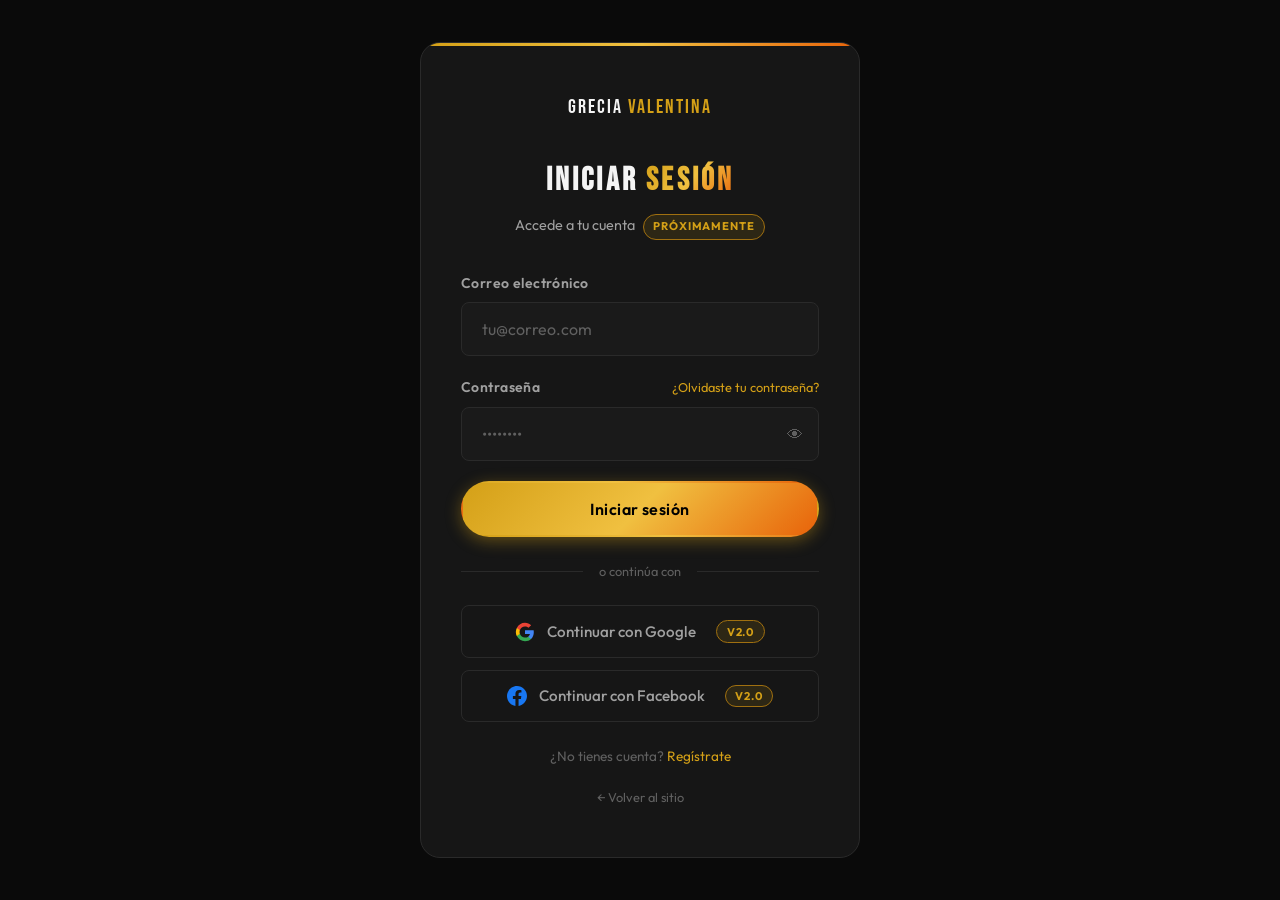
<file: login.html>
<!DOCTYPE html>
<!--
  ╔═══════════════════════════════════════════════════════════╗
  ║  GRECIA VALENTINA — LOGIN (Preparado para implementación futura)
  ║
  ║  Esta página NO tiene enlaces públicos en el sitio.
  ║  Acceso solo por URL directa: /login.html
  ║
  ║  PUNTOS DE INTEGRACIÓN FUTURA:
  ║  1. Reemplazar onSubmit por fetch() a /api/auth/login
  ║  2. Guardar JWT en localStorage/cookie httpOnly
  ║  3. Redirigir a /dashboard.html o /mi-cuenta.html
  ║  4. Descomentar enlace "Mi cuenta" en el navbar (main.js)
  ║  5. Implementar OAuth (Google, Facebook) con botones listos
  ╚═══════════════════════════════════════════════════════════╝
-->
<html lang="es">
<head>
  <meta charset="UTF-8"><meta name="viewport" content="width=device-width, initial-scale=1.0">
  <title>Iniciar sesión | Grecia Valentina</title>
  <meta name="robots" content="noindex, nofollow">
  <link rel="icon" type="image/png" href="assets/img/favicon.png">
  <link rel="stylesheet" href="css/main.css">
  <style>
    body { display: flex; align-items: center; justify-content: center; min-height: 100vh; background: var(--color-bg); padding: 2rem; }
    .login-box {
      width: 100%; max-width: 440px;
      background: var(--color-bg-card);
      border: 1px solid var(--color-border);
      border-radius: var(--radius-xl);
      padding: 3rem 2.5rem;
      position: relative;
      overflow: hidden;
    }
    .login-box::before {
      content: '';
      position: absolute;
      top: 0; left: 0; right: 0;
      height: 3px;
      background: var(--gradient-gold);
    }
    .login-logo {
      text-align: center;
      margin-bottom: 2rem;
    }
    .login-title {
      font-family: var(--font-heading);
      font-size: 2rem;
      letter-spacing: .1em;
      text-align: center;
      margin-bottom: .5rem;
    }
    .login-sub {
      text-align: center;
      color: var(--color-white-muted);
      font-size: .9rem;
      margin-bottom: 2rem;
    }
    .divider {
      display: flex;
      align-items: center;
      gap: 1rem;
      margin: 1.5rem 0;
      color: var(--color-white-dim);
      font-size: .8rem;
    }
    .divider::before, .divider::after {
      content: '';
      flex: 1;
      height: 1px;
      background: var(--color-border);
    }
    /* Botón OAuth placeholder */
    .oauth-btn {
      width: 100%;
      display: flex;
      align-items: center;
      justify-content: center;
      gap: .75rem;
      padding: .875rem;
      border: 1px solid var(--color-border);
      border-radius: var(--radius-md);
      font-size: .95rem;
      font-weight: 500;
      color: var(--color-white-muted);
      transition: all var(--transition-fast);
      margin-bottom: .75rem;
      background: transparent;
      cursor: pointer;
    }
    .oauth-btn:hover {
      border-color: var(--color-gold);
      color: var(--color-white);
    }
    .future-badge {
      display: inline-block;
      background: rgba(212,160,23,0.12);
      border: 1px solid var(--color-gold-dark);
      color: var(--color-gold);
      font-size: .7rem;
      font-weight: 700;
      letter-spacing: .08em;
      text-transform: uppercase;
      padding: .2rem .6rem;
      border-radius: var(--radius-full);
      margin-left: .5rem;
    }
  </style>
</head>
<body>

<div class="login-box">
  <div class="login-logo">
    <a href="index.html" style="font-family:var(--font-heading);font-size:1.25rem;letter-spacing:.1em;color:var(--color-white);">
      GRECIA <span style="color:var(--color-gold)">VALENTINA</span>
    </a>
  </div>

  <h1 class="login-title">INICIAR <span class="text-gradient">SESIÓN</span></h1>
  <p class="login-sub">Accede a tu cuenta<span class="future-badge">próximamente</span></p>

  <!-- FORMULARIO LOGIN -->
  <form id="loginForm" style="display:flex;flex-direction:column;gap:1.25rem;" novalidate>
    <div class="form-group">
      <label class="form-label" for="loginEmail">Correo electrónico</label>
      <input class="form-input" type="email" id="loginEmail" placeholder="tu@correo.com" autocomplete="email">
    </div>
    <div class="form-group">
      <div style="display:flex;justify-content:space-between;align-items:center;">
        <label class="form-label" for="loginPassword">Contraseña</label>
        <a href="#" style="font-size:.8rem;color:var(--color-gold);" tabindex="-1">¿Olvidaste tu contraseña?</a>
      </div>
      <div style="position:relative;">
        <input class="form-input" type="password" id="loginPassword" placeholder="••••••••" autocomplete="current-password">
        <button type="button" id="togglePass"
          style="position:absolute;right:1rem;top:50%;transform:translateY(-50%);color:var(--color-white-dim);font-size:1rem;">👁</button>
      </div>
    </div>

    <button type="submit" class="btn btn-primary" style="width:100%;justify-content:center;padding:1rem;font-size:1rem;">
      Iniciar sesión
    </button>
  </form>

  <div class="divider">o continúa con</div>

  <!-- OAuth (preparado) -->
  <!-- TODO: Implementar OAuth en fase 2 -->
  <button class="oauth-btn" type="button" title="OAuth Google — pendiente de implementación" disabled>
    <svg width="20" height="20" viewBox="0 0 24 24"><path fill="#4285F4" d="M22.56 12.25c0-.78-.07-1.53-.2-2.25H12v4.26h5.92c-.26 1.37-1.04 2.53-2.21 3.31v2.77h3.57c2.08-1.92 3.28-4.74 3.28-8.09z"/><path fill="#34A853" d="M12 23c2.97 0 5.46-.98 7.28-2.66l-3.57-2.77c-.98.66-2.23 1.06-3.71 1.06-2.86 0-5.29-1.93-6.16-4.53H2.18v2.84C3.99 20.53 7.7 23 12 23z"/><path fill="#FBBC05" d="M5.84 14.09c-.22-.66-.35-1.36-.35-2.09s.13-1.43.35-2.09V7.07H2.18C1.43 8.55 1 10.22 1 12s.43 3.45 1.18 4.93l2.85-2.22.81-.62z"/><path fill="#EA4335" d="M12 5.38c1.62 0 3.06.56 4.21 1.64l3.15-3.15C17.45 2.09 14.97 1 12 1 7.7 1 3.99 3.47 2.18 7.07l3.66 2.84c.87-2.6 3.3-4.53 6.16-4.53z"/></svg>
    Continuar con Google <span class="future-badge">v2.0</span>
  </button>
  <button class="oauth-btn" type="button" title="OAuth Facebook — pendiente de implementación" disabled>
    <svg width="20" height="20" viewBox="0 0 24 24" fill="#1877F2"><path d="M24 12.073c0-6.627-5.373-12-12-12s-12 5.373-12 12c0 5.99 4.388 10.954 10.125 11.854v-8.385H7.078v-3.47h3.047V9.43c0-3.007 1.792-4.669 4.533-4.669 1.312 0 2.686.235 2.686.235v2.953H15.83c-1.491 0-1.956.925-1.956 1.874v2.25h3.328l-.532 3.47h-2.796v8.385C19.612 23.027 24 18.062 24 12.073z"/></svg>
    Continuar con Facebook <span class="future-badge">v2.0</span>
  </button>

  <p style="text-align:center;font-size:.85rem;color:var(--color-white-dim);margin-top:1.5rem;">
    ¿No tienes cuenta? <a href="#" style="color:var(--color-gold);">Regístrate</a>
  </p>
  <div style="text-align:center;margin-top:1rem;">
    <a href="index.html" style="font-size:.8rem;color:var(--color-white-dim);">← Volver al sitio</a>
  </div>
</div>

<script src="js/config.js"></script>
<script>
// ── TOGGLE PASSWORD ─────────────────────────────────────────
document.getElementById('togglePass').addEventListener('click', () => {
  const inp = document.getElementById('loginPassword');
  inp.type = inp.type === 'password' ? 'text' : 'password';
});

// ── LOGIN SUBMIT (PLACEHOLDER — integrar con /api/auth/login en v2) ──
document.getElementById('loginForm').addEventListener('submit', async (e) => {
  e.preventDefault();
  const email    = document.getElementById('loginEmail').value.trim();
  const password = document.getElementById('loginPassword').value;

  if (!email || !password) {
    alert('Por favor completa todos los campos.');
    return;
  }

  // TODO: Reemplazar con fetch a /api/auth/login
  // const res = await fetch('/api/auth/login', {
  //   method: 'POST',
  //   headers: { 'Content-Type': 'application/json' },
  //   body: JSON.stringify({ email, password })
  // });
  // const data = await res.json();
  // if (data.token) {
  //   localStorage.setItem('gv_token', data.token);
  //   window.location.href = '/mi-cuenta.html';
  // }

  alert('⚠️ El sistema de login estará disponible próximamente.\n\nEsta página está preparada para integración futura.');
});
</script>
</body>
</html>
</file>
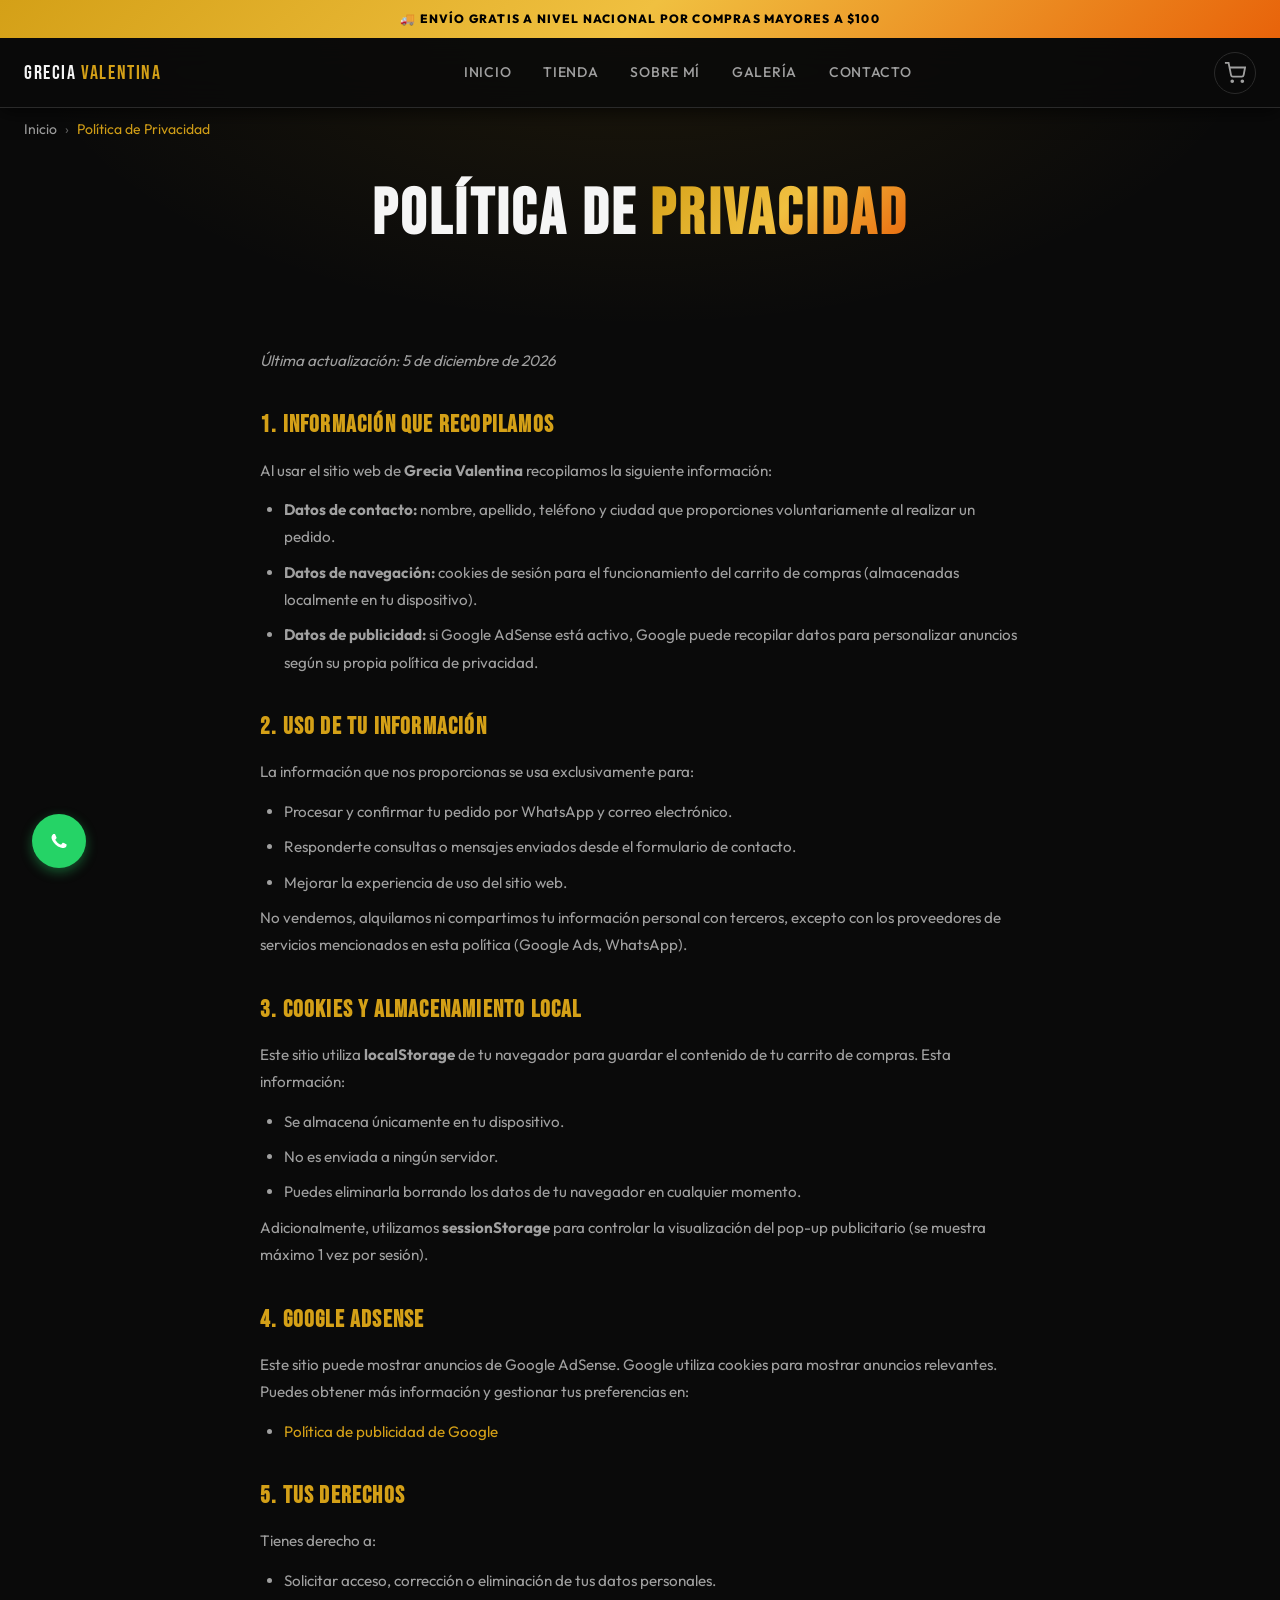
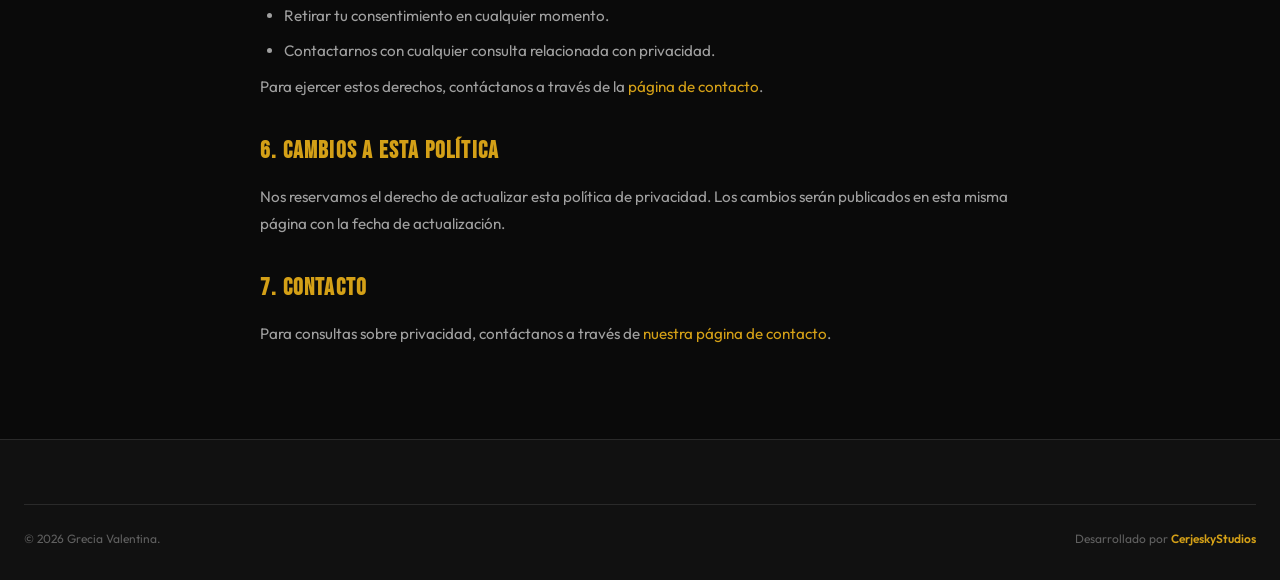
<file: privacidad.html>
<!DOCTYPE html>
<html lang="es">
<head>
  <meta charset="UTF-8"><meta name="viewport" content="width=device-width, initial-scale=1.0">
  <title>Política de Privacidad | Grecia Valentina</title>
  <meta name="description" content="Política de privacidad del sitio web de Grecia Valentina.">
  <link rel="icon" type="image/png" href="assets/img/favicon.png">
  <link rel="stylesheet" href="css/main.css">
  <style>
    .legal-content { max-width: 760px; margin: 0 auto; }
    .legal-content h2 { font-family: var(--font-heading); font-size: 1.5rem; letter-spacing: .05em; color: var(--color-gold); margin: 2rem 0 .75rem; }
    .legal-content h3 { font-size: 1rem; font-weight: 700; margin: 1.5rem 0 .5rem; }
    .legal-content p, .legal-content li { color: var(--color-white-muted); line-height: 1.8; font-size: .95rem; margin-bottom: .75rem; }
    .legal-content ul { padding-left: 1.5rem; list-style: disc; }
    .legal-content ul li { margin-bottom: .5rem; }
  </style>
</head>
<body>
<header class="navbar" id="navbar">
  <div class="container">
    <a href="index.html" class="navbar-logo">
      <span class="navbar-logo-text">GRECIA <span>VALENTINA</span></span>
    </a>
    <nav class="nav-links">
      <a href="index.html">Inicio</a><a href="tienda.html">Tienda</a>
      <a href="nosotros.html">Sobre mí</a><a href="galeria.html">Galería</a><a href="contacto.html">Contacto</a>
    </nav>
    <div class="navbar-actions">
      <a href="carrito.html" class="cart-btn" aria-label="Carrito">
        <svg viewBox="0 0 24 24" fill="none" stroke="currentColor" stroke-width="2"><circle cx="9" cy="21" r="1"/><circle cx="20" cy="21" r="1"/><path d="M1 1h4l2.68 13.39a2 2 0 0 0 2 1.61h9.72a2 2 0 0 0 2-1.61L23 6H6"/></svg>
        <span class="cart-badge" id="cartBadge">0</span>
      </a>
      <button class="hamburger" id="hamburger" aria-label="Menú" aria-expanded="false"><span></span><span></span><span></span></button>
    </div>
  </div>
</header>
<nav class="nav-mobile" id="navMobile">
  <a href="index.html">Inicio</a><a href="tienda.html">Tienda</a>
  <a href="nosotros.html">Sobre mí</a><a href="galeria.html">Galería</a><a href="contacto.html">Contacto</a>
</nav>

<div class="page-hero">
  <div class="container">
    <div class="breadcrumb"><a href="index.html">Inicio</a> › <span>Política de Privacidad</span></div>
    <h1 class="page-hero-title fade-in" style="font-size:clamp(2rem,5vw,4rem);">POLÍTICA DE <span class="text-gradient">PRIVACIDAD</span></h1>
  </div>
</div>

<main class="section" style="padding-top:1rem;">
  <div class="container">
    <div class="legal-content fade-in">
      <p><em>Última actualización: <span id="lastUpdate"></span></em></p>

      <h2>1. INFORMACIÓN QUE RECOPILAMOS</h2>
      <p>Al usar el sitio web de <strong>Grecia Valentina</strong> recopilamos la siguiente información:</p>
      <ul>
        <li><strong>Datos de contacto:</strong> nombre, apellido, teléfono y ciudad que proporciones voluntariamente al realizar un pedido.</li>
        <li><strong>Datos de navegación:</strong> cookies de sesión para el funcionamiento del carrito de compras (almacenadas localmente en tu dispositivo).</li>
        <li><strong>Datos de publicidad:</strong> si Google AdSense está activo, Google puede recopilar datos para personalizar anuncios según su propia política de privacidad.</li>
      </ul>

      <h2>2. USO DE TU INFORMACIÓN</h2>
      <p>La información que nos proporcionas se usa exclusivamente para:</p>
      <ul>
        <li>Procesar y confirmar tu pedido por WhatsApp y correo electrónico.</li>
        <li>Responderte consultas o mensajes enviados desde el formulario de contacto.</li>
        <li>Mejorar la experiencia de uso del sitio web.</li>
      </ul>
      <p>No vendemos, alquilamos ni compartimos tu información personal con terceros, excepto con los proveedores de servicios mencionados en esta política (Google Ads, WhatsApp).</p>

      <h2>3. COOKIES Y ALMACENAMIENTO LOCAL</h2>
      <p>Este sitio utiliza <strong>localStorage</strong> de tu navegador para guardar el contenido de tu carrito de compras. Esta información:</p>
      <ul>
        <li>Se almacena únicamente en tu dispositivo.</li>
        <li>No es enviada a ningún servidor.</li>
        <li>Puedes eliminarla borrando los datos de tu navegador en cualquier momento.</li>
      </ul>
      <p>Adicionalmente, utilizamos <strong>sessionStorage</strong> para controlar la visualización del pop-up publicitario (se muestra máximo 1 vez por sesión).</p>

      <h2>4. GOOGLE ADSENSE</h2>
      <p>Este sitio puede mostrar anuncios de Google AdSense. Google utiliza cookies para mostrar anuncios relevantes. Puedes obtener más información y gestionar tus preferencias en:</p>
      <ul>
        <li><a href="https://policies.google.com/technologies/ads" target="_blank" rel="noopener" style="color:var(--color-gold);">Política de publicidad de Google</a></li>
      </ul>

      <h2>5. TUS DERECHOS</h2>
      <p>Tienes derecho a:</p>
      <ul>
        <li>Solicitar acceso, corrección o eliminación de tus datos personales.</li>
        <li>Retirar tu consentimiento en cualquier momento.</li>
        <li>Contactarnos con cualquier consulta relacionada con privacidad.</li>
      </ul>
      <p>Para ejercer estos derechos, contáctanos a través de la <a href="contacto.html" style="color:var(--color-gold);">página de contacto</a>.</p>

      <h2>6. CAMBIOS A ESTA POLÍTICA</h2>
      <p>Nos reservamos el derecho de actualizar esta política de privacidad. Los cambios serán publicados en esta misma página con la fecha de actualización.</p>

      <h2>7. CONTACTO</h2>
      <p>Para consultas sobre privacidad, contáctanos a través de <a href="contacto.html" style="color:var(--color-gold);">nuestra página de contacto</a>.</p>

    </div>
  </div>
</main>

<footer class="footer">
  <div class="container">
    <div class="footer-bottom">
      <p class="footer-copy">© <span id="footerYear"></span> Grecia Valentina.</p>
      <p class="footer-dev">Desarrollado por <a href="estudio.html">CerjeskyStudios</a></p>
    </div>
  </div>
</footer>

<script src="js/config.js"></script>
<script src="js/cart.js"></script>
<script src="js/main.js"></script>
<script>
document.getElementById('lastUpdate').textContent = new Date().toLocaleDateString('es-VE',{year:'numeric',month:'long',day:'numeric'});
</script>
</body>
</html>
</file>
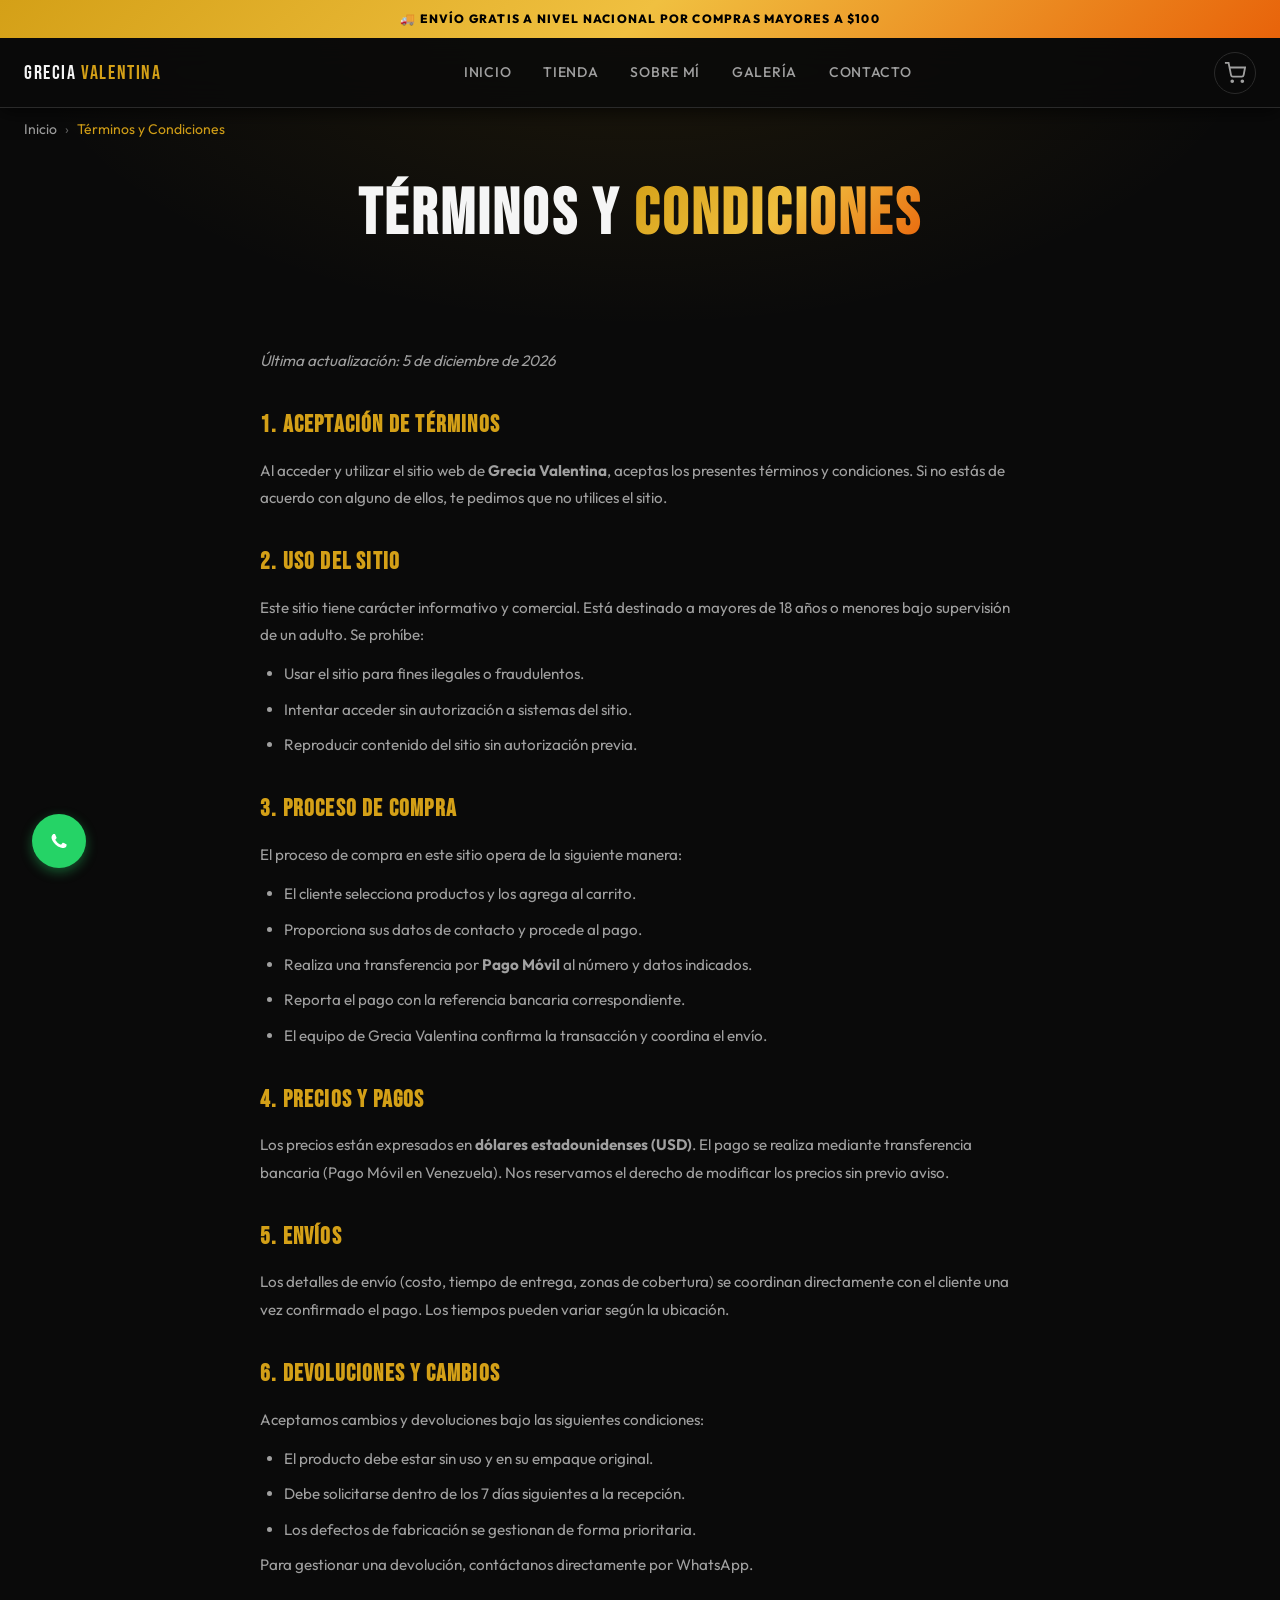
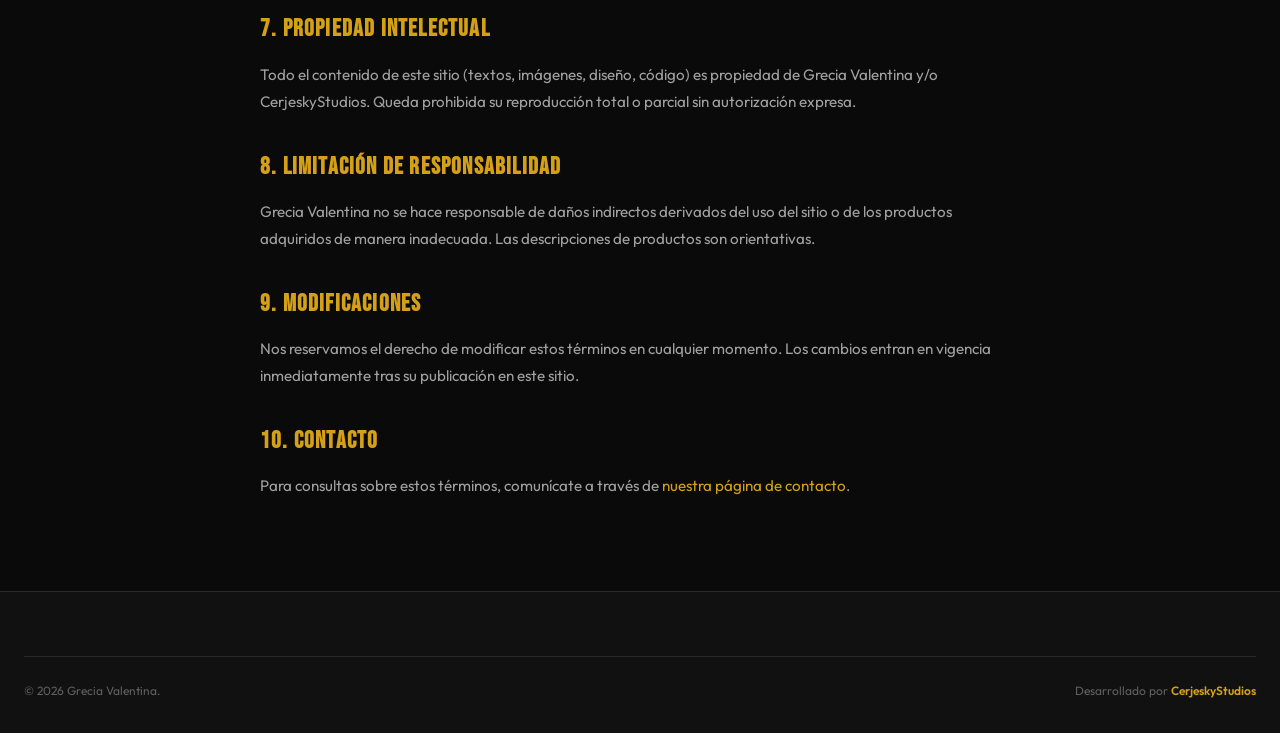
<file: terminos.html>
<!DOCTYPE html>
<html lang="es">
<head>
  <meta charset="UTF-8"><meta name="viewport" content="width=device-width, initial-scale=1.0">
  <title>Términos y Condiciones | Grecia Valentina</title>
  <meta name="description" content="Términos y condiciones del sitio web de Grecia Valentina.">
  <link rel="icon" type="image/png" href="assets/img/favicon.png">
  <link rel="stylesheet" href="css/main.css">
  <style>
    .legal-content{max-width:760px;margin:0 auto;}
    .legal-content h2{font-family:var(--font-heading);font-size:1.5rem;letter-spacing:.05em;color:var(--color-gold);margin:2rem 0 .75rem;}
    .legal-content p,.legal-content li{color:var(--color-white-muted);line-height:1.8;font-size:.95rem;margin-bottom:.75rem;}
    .legal-content ul{padding-left:1.5rem;list-style:disc;}
    .legal-content ul li{margin-bottom:.5rem;}
  </style>
</head>
<body>
<header class="navbar" id="navbar">
  <div class="container">
    <a href="index.html" class="navbar-logo"><span class="navbar-logo-text">GRECIA <span>VALENTINA</span></span></a>
    <nav class="nav-links">
      <a href="index.html">Inicio</a><a href="tienda.html">Tienda</a>
      <a href="nosotros.html">Sobre mí</a><a href="galeria.html">Galería</a><a href="contacto.html">Contacto</a>
    </nav>
    <div class="navbar-actions">
      <a href="carrito.html" class="cart-btn" aria-label="Carrito">
        <svg viewBox="0 0 24 24" fill="none" stroke="currentColor" stroke-width="2"><circle cx="9" cy="21" r="1"/><circle cx="20" cy="21" r="1"/><path d="M1 1h4l2.68 13.39a2 2 0 0 0 2 1.61h9.72a2 2 0 0 0 2-1.61L23 6H6"/></svg>
        <span class="cart-badge" id="cartBadge">0</span>
      </a>
      <button class="hamburger" id="hamburger" aria-label="Menú" aria-expanded="false"><span></span><span></span><span></span></button>
    </div>
  </div>
</header>
<nav class="nav-mobile" id="navMobile">
  <a href="index.html">Inicio</a><a href="tienda.html">Tienda</a>
  <a href="nosotros.html">Sobre mí</a><a href="galeria.html">Galería</a><a href="contacto.html">Contacto</a>
</nav>

<div class="page-hero">
  <div class="container">
    <div class="breadcrumb"><a href="index.html">Inicio</a> › <span>Términos y Condiciones</span></div>
    <h1 class="page-hero-title fade-in" style="font-size:clamp(2rem,5vw,4rem);">TÉRMINOS Y <span class="text-gradient">CONDICIONES</span></h1>
  </div>
</div>

<main class="section" style="padding-top:1rem;">
  <div class="container">
    <div class="legal-content fade-in">
      <p><em>Última actualización: <span id="lastUpdate"></span></em></p>

      <h2>1. ACEPTACIÓN DE TÉRMINOS</h2>
      <p>Al acceder y utilizar el sitio web de <strong>Grecia Valentina</strong>, aceptas los presentes términos y condiciones. Si no estás de acuerdo con alguno de ellos, te pedimos que no utilices el sitio.</p>

      <h2>2. USO DEL SITIO</h2>
      <p>Este sitio tiene carácter informativo y comercial. Está destinado a mayores de 18 años o menores bajo supervisión de un adulto. Se prohíbe:</p>
      <ul>
        <li>Usar el sitio para fines ilegales o fraudulentos.</li>
        <li>Intentar acceder sin autorización a sistemas del sitio.</li>
        <li>Reproducir contenido del sitio sin autorización previa.</li>
      </ul>

      <h2>3. PROCESO DE COMPRA</h2>
      <p>El proceso de compra en este sitio opera de la siguiente manera:</p>
      <ul>
        <li>El cliente selecciona productos y los agrega al carrito.</li>
        <li>Proporciona sus datos de contacto y procede al pago.</li>
        <li>Realiza una transferencia por <strong>Pago Móvil</strong> al número y datos indicados.</li>
        <li>Reporta el pago con la referencia bancaria correspondiente.</li>
        <li>El equipo de Grecia Valentina confirma la transacción y coordina el envío.</li>
      </ul>

      <h2>4. PRECIOS Y PAGOS</h2>
      <p>Los precios están expresados en <strong>dólares estadounidenses (USD)</strong>. El pago se realiza mediante transferencia bancaria (Pago Móvil en Venezuela). Nos reservamos el derecho de modificar los precios sin previo aviso.</p>

      <h2>5. ENVÍOS</h2>
      <p>Los detalles de envío (costo, tiempo de entrega, zonas de cobertura) se coordinan directamente con el cliente una vez confirmado el pago. Los tiempos pueden variar según la ubicación.</p>

      <h2>6. DEVOLUCIONES Y CAMBIOS</h2>
      <p>Aceptamos cambios y devoluciones bajo las siguientes condiciones:</p>
      <ul>
        <li>El producto debe estar sin uso y en su empaque original.</li>
        <li>Debe solicitarse dentro de los 7 días siguientes a la recepción.</li>
        <li>Los defectos de fabricación se gestionan de forma prioritaria.</li>
      </ul>
      <p>Para gestionar una devolución, contáctanos directamente por WhatsApp.</p>

      <h2>7. PROPIEDAD INTELECTUAL</h2>
      <p>Todo el contenido de este sitio (textos, imágenes, diseño, código) es propiedad de Grecia Valentina y/o CerjeskyStudios. Queda prohibida su reproducción total o parcial sin autorización expresa.</p>

      <h2>8. LIMITACIÓN DE RESPONSABILIDAD</h2>
      <p>Grecia Valentina no se hace responsable de daños indirectos derivados del uso del sitio o de los productos adquiridos de manera inadecuada. Las descripciones de productos son orientativas.</p>

      <h2>9. MODIFICACIONES</h2>
      <p>Nos reservamos el derecho de modificar estos términos en cualquier momento. Los cambios entran en vigencia inmediatamente tras su publicación en este sitio.</p>

      <h2>10. CONTACTO</h2>
      <p>Para consultas sobre estos términos, comunícate a través de <a href="contacto.html" style="color:var(--color-gold);">nuestra página de contacto</a>.</p>
    </div>
  </div>
</main>

<footer class="footer">
  <div class="container">
    <div class="footer-bottom">
      <p class="footer-copy">© <span id="footerYear"></span> Grecia Valentina.</p>
      <p class="footer-dev">Desarrollado por <a href="estudio.html">CerjeskyStudios</a></p>
    </div>
  </div>
</footer>

<script src="js/config.js"></script>
<script src="js/cart.js"></script>
<script src="js/main.js"></script>
<script>
document.getElementById('lastUpdate').textContent = new Date().toLocaleDateString('es-VE',{year:'numeric',month:'long',day:'numeric'});
</script>
</body>
</html>
</file>
<file: css/main.css>
/* ============================================================
   GRECIA VALENTINA — SISTEMA DE DISEÑO PRINCIPAL
   Dark mode premium, estética moto/influencer
   ============================================================ */

/* Google Fonts */
@import url('https://fonts.googleapis.com/css2?family=Bebas+Neue&family=Outfit:wght@300;400;500;600;700;800&family=Syne:wght@400;600;700;800&display=swap');

/* ── VARIABLES ─────────────────────────────────────────────── */
:root {
  /* Paleta */
  --color-bg:          #0a0a0a;
  --color-bg-2:        #111111;
  --color-bg-card:     #161616;
  --color-bg-card-hover: #1e1e1e;
  --color-surface:     #1a1a1a;
  --color-border:      #2a2a2a;
  --color-border-light:#333333;

  --color-gold:        #d4a017;
  --color-gold-light:  #f0c040;
  --color-gold-dark:   #a07010;
  --color-orange:      #e8630a;
  --color-white:       #f5f5f5;
  --color-white-muted: #a0a0a0;
  --color-white-dim:   #606060;

  --gradient-gold:  linear-gradient(135deg, #d4a017, #f0c040, #e8630a);
  --gradient-dark:  linear-gradient(180deg, #0a0a0a 0%, #111 100%);
  --gradient-card:  linear-gradient(135deg, #161616, #1a1a1a);
  --gradient-hero:  linear-gradient(135deg, rgba(10,10,10,0.95) 0%, rgba(212,160,23,0.08) 100%);

  /* Tipografía */
  --font-heading:  'Bebas Neue', 'Syne', sans-serif;
  --font-body:     'Outfit', sans-serif;

  --fs-xs:   0.75rem;
  --fs-sm:   0.875rem;
  --fs-base: 1rem;
  --fs-lg:   1.125rem;
  --fs-xl:   1.25rem;
  --fs-2xl:  1.5rem;
  --fs-3xl:  1.875rem;
  --fs-4xl:  2.25rem;
  --fs-5xl:  3rem;
  --fs-6xl:  4rem;
  --fs-7xl:  5rem;

  /* Espaciado */
  --space-1: 0.25rem;  --space-2: 0.5rem;  --space-3: 0.75rem;
  --space-4: 1rem;     --space-5: 1.25rem; --space-6: 1.5rem;
  --space-8: 2rem;     --space-10: 2.5rem; --space-12: 3rem;
  --space-16: 4rem;    --space-20: 5rem;   --space-24: 6rem;

  /* Radios */
  --radius-sm:  4px;
  --radius-md:  8px;
  --radius-lg:  12px;
  --radius-xl:  20px;
  --radius-full: 9999px;

  /* Sombras */
  --shadow-card:   0 4px 24px rgba(0,0,0,0.5);
  --shadow-gold:   0 0 24px rgba(212,160,23,0.25);
  --shadow-btn:    0 4px 16px rgba(212,160,23,0.4);
  --shadow-navbar: 0 2px 20px rgba(0,0,0,0.8);

  /* Transiciones */
  --transition-fast:   0.15s ease;
  --transition-normal: 0.3s ease;
  --transition-slow:   0.5s ease;

  /* Navbar */
  --navbar-h: 70px;
}

/* ── RESET ──────────────────────────────────────────────────── */
*, *::before, *::after { box-sizing: border-box; margin: 0; padding: 0; }
html { scroll-behavior: smooth; font-size: 16px; }
body {
  font-family: var(--font-body);
  background: var(--color-bg);
  color: var(--color-white);
  line-height: 1.6;
  overflow-x: hidden;
  min-height: 100vh;
}
img { max-width: 100%; height: auto; display: block; }
a { color: inherit; text-decoration: none; }
button { cursor: pointer; border: none; background: none; font-family: inherit; }
ul, ol { list-style: none; }
input, textarea, select { font-family: inherit; }

/* ── UTILIDADES ─────────────────────────────────────────────── */
.container {
  width: 100%;
  max-width: 1280px;
  margin: 0 auto;
  padding: 0 var(--space-6);
}
.sr-only {
  position: absolute; width:1px; height:1px; padding:0;
  margin:-1px; overflow:hidden; clip:rect(0,0,0,0); white-space:nowrap; border:0;
}
.text-gradient {
  background: var(--gradient-gold);
  -webkit-background-clip: text;
  -webkit-text-fill-color: transparent;
  background-clip: text;
}
.text-muted { color: var(--color-white-muted); }
.section {
  padding: var(--space-20) 0;
}
.section-header { text-align: center; margin-bottom: var(--space-12); }
.section-label {
  display: inline-block;
  font-size: var(--fs-sm);
  font-weight: 600;
  letter-spacing: 0.15em;
  text-transform: uppercase;
  color: var(--color-gold);
  margin-bottom: var(--space-3);
}
.section-title {
  font-family: var(--font-heading);
  font-size: clamp(2.5rem, 5vw, 4rem);
  letter-spacing: 0.05em;
  color: var(--color-white);
  line-height: 1.1;
}
.section-title span { color: var(--color-gold); }

/* ── BOTONES ────────────────────────────────────────────────── */
.btn {
  display: inline-flex;
  align-items: center;
  gap: var(--space-2);
  padding: var(--space-3) var(--space-8);
  border-radius: var(--radius-full);
  font-size: var(--fs-base);
  font-weight: 600;
  letter-spacing: 0.03em;
  transition: all var(--transition-normal);
  cursor: pointer;
  border: 2px solid transparent;
  white-space: nowrap;
}
.btn-primary {
  background: var(--gradient-gold);
  color: #000;
  box-shadow: var(--shadow-btn);
}
.btn-primary:hover {
  transform: translateY(-2px);
  box-shadow: 0 8px 28px rgba(212,160,23,0.55);
}
.btn-outline {
  border-color: var(--color-gold);
  color: var(--color-gold);
  background: transparent;
}
.btn-outline:hover {
  background: var(--color-gold);
  color: #000;
  transform: translateY(-2px);
}
.btn-ghost {
  color: var(--color-white-muted);
  border-color: var(--color-border);
}
.btn-ghost:hover {
  color: var(--color-white);
  border-color: var(--color-border-light);
}
.btn-whatsapp {
  background: #25D366;
  color: #fff;
  box-shadow: 0 4px 16px rgba(37,211,102,0.4);
}
.btn-whatsapp:hover {
  background: #20ba58;
  transform: translateY(-2px);
  box-shadow: 0 8px 24px rgba(37,211,102,0.5);
}
.btn svg { width: 20px; height: 20px; }

/* ── TOPBAR PROMOCIONAL ─────────────────────────────────────── */
.topbar-promo {
  position: absolute;
  top: 0; left: 0; right: 0;
  height: 38px;
  background: var(--gradient-gold);
  color: #000;
  display: flex;
  align-items: center;
  justify-content: center;
  font-size: var(--fs-xs);
  font-weight: 800;
  letter-spacing: 0.1em;
  text-transform: uppercase;
  z-index: 1001;
}

/* ── NAVBAR ─────────────────────────────────────────────────── */
.navbar {
  position: fixed;
  top: 38px; left: 0; right: 0;
  z-index: 1000;
  height: var(--navbar-h);
  display: flex;
  align-items: center;
  background: rgba(10,10,10,0.85);
  backdrop-filter: blur(16px);
  -webkit-backdrop-filter: blur(16px);
  border-bottom: 1px solid var(--color-border);
  box-shadow: var(--shadow-navbar);
  transition: all var(--transition-normal);
}
.navbar.scrolled {
  top: 0;
  background: rgba(10,10,10,0.97);
}
.navbar .container {
  display: flex;
  align-items: center;
  justify-content: space-between;
  width: 100%;
}
.navbar-logo {
  display: flex;
  align-items: center;
  gap: var(--space-3);
  font-family: var(--font-heading);
  font-size: var(--fs-xl);
  letter-spacing: 0.08em;
  color: var(--color-white);
  transition: opacity var(--transition-fast);
}
.navbar-logo:hover { opacity: 0.85; }
.navbar-logo-img {
  width: 40px;
  height: 40px;
  border-radius: var(--radius-full);
  object-fit: cover;
  border: 2px solid var(--color-gold);
}
.navbar-logo-text { color: var(--color-white); }
.navbar-logo-text span { color: var(--color-gold); }
.nav-links {
  display: flex;
  align-items: center;
  gap: var(--space-8);
}
.nav-links a {
  font-size: var(--fs-sm);
  font-weight: 500;
  letter-spacing: 0.05em;
  text-transform: uppercase;
  color: var(--color-white-muted);
  transition: color var(--transition-fast);
  position: relative;
}
.nav-links a::after {
  content: '';
  position: absolute;
  bottom: -4px; left: 0;
  width: 0; height: 2px;
  background: var(--color-gold);
  transition: width var(--transition-normal);
}
.nav-links a:hover, .nav-links a.active {
  color: var(--color-white);
}
.nav-links a:hover::after, .nav-links a.active::after {
  width: 100%;
}
.navbar-actions {
  display: flex;
  align-items: center;
  gap: var(--space-4);
}
.cart-btn {
  position: relative;
  display: flex;
  align-items: center;
  justify-content: center;
  width: 42px; height: 42px;
  border-radius: var(--radius-full);
  border: 1px solid var(--color-border);
  color: var(--color-white-muted);
  transition: all var(--transition-fast);
}
.cart-btn:hover {
  border-color: var(--color-gold);
  color: var(--color-gold);
}
.cart-btn svg { width: 22px; height: 22px; }
.cart-badge {
  position: absolute;
  top: -6px; right: -6px;
  background: var(--color-gold);
  color: #000;
  font-size: 10px;
  font-weight: 700;
  width: 18px; height: 18px;
  border-radius: 50%;
  display: flex;
  align-items: center;
  justify-content: center;
  opacity: 0;
  transform: scale(0);
  transition: all var(--transition-fast);
}
.cart-badge.visible {
  opacity: 1;
  transform: scale(1);
}
/* Hamburger */
.hamburger {
  display: none;
  flex-direction: column;
  justify-content: center;
  gap: 5px;
  width: 36px; height: 36px;
  padding: 4px;
}
.hamburger span {
  display: block;
  width: 100%; height: 2px;
  background: var(--color-white-muted);
  border-radius: 2px;
  transition: all var(--transition-normal);
}
.hamburger.open span:nth-child(1) { transform: translateY(7px) rotate(45deg); }
.hamburger.open span:nth-child(2) { opacity: 0; }
.hamburger.open span:nth-child(3) { transform: translateY(-7px) rotate(-45deg); }
/* Mobile Nav */
.nav-mobile {
  display: none;
  position: fixed;
  top: var(--navbar-h); left: 0; right: 0; bottom: 0;
  background: rgba(10,10,10,0.98);
  backdrop-filter: blur(20px);
  z-index: 999;
  flex-direction: column;
  align-items: center;
  justify-content: center;
  gap: var(--space-8);
  opacity: 0;
  pointer-events: none;
  transition: opacity var(--transition-normal);
}
.nav-mobile.open {
  opacity: 1;
  pointer-events: all;
}
.nav-mobile a {
  font-family: var(--font-heading);
  font-size: var(--fs-4xl);
  letter-spacing: 0.1em;
  color: var(--color-white-muted);
  transition: color var(--transition-fast);
}
.nav-mobile a:hover { color: var(--color-gold); }

/* ── HERO ───────────────────────────────────────────────────── */
.hero {
  min-height: 100vh;
  display: flex;
  align-items: center;
  position: relative;
  overflow: hidden;
  padding-top: var(--navbar-h);
}
.hero-bg {
  position: absolute;
  inset: 0;
  z-index: 0;
}
.hero-bg-img {
  width: 100%; height: 100%;
  object-fit: cover;
  object-position: center;
  opacity: 0.35;
}
.hero-bg-overlay {
  position: absolute;
  inset: 0;
  background: linear-gradient(
    135deg,
    rgba(10,10,10,0.92) 0%,
    rgba(10,10,10,0.75) 50%,
    rgba(212,160,23,0.06) 100%
  );
}
.hero-content {
  position: relative;
  z-index: 1;
  max-width: 700px;
}
.hero-label {
  display: inline-flex;
  align-items: center;
  gap: var(--space-2);
  font-size: var(--fs-sm);
  font-weight: 600;
  letter-spacing: 0.2em;
  text-transform: uppercase;
  color: var(--color-gold);
  margin-bottom: var(--space-5);
}
.hero-label::before {
  content: '';
  display: inline-block;
  width: 30px; height: 2px;
  background: var(--color-gold);
}
.hero-title {
  font-family: var(--font-heading);
  font-size: clamp(3.5rem, 9vw, 7rem);
  line-height: 0.95;
  letter-spacing: 0.03em;
  color: var(--color-white);
  margin-bottom: var(--space-6);
}
.hero-title .highlight { color: var(--color-gold); }
.hero-subtitle {
  font-size: var(--fs-lg);
  color: var(--color-white-muted);
  max-width: 520px;
  margin-bottom: var(--space-8);
  line-height: 1.7;
}
.hero-actions {
  display: flex;
  gap: var(--space-4);
  flex-wrap: wrap;
}
.hero-scroll {
  position: absolute;
  bottom: var(--space-8);
  left: 50%;
  transform: translateX(-50%);
  z-index: 1;
  display: flex;
  flex-direction: column;
  align-items: center;
  gap: var(--space-2);
  font-size: var(--fs-xs);
  letter-spacing: 0.15em;
  text-transform: uppercase;
  color: var(--color-white-dim);
}
.hero-scroll-line {
  width: 1px;
  height: 40px;
  background: linear-gradient(to bottom, var(--color-gold), transparent);
  animation: scrollPulse 2s ease-in-out infinite;
}
@keyframes scrollPulse {
  0%, 100% { opacity: 1; transform: scaleY(1); }
  50% { opacity: 0.4; transform: scaleY(0.6); }
}

/* ── TARJETAS DE PRODUCTO ───────────────────────────────────── */
.products-grid {
  display: grid;
  grid-template-columns: repeat(auto-fill, minmax(260px, 1fr));
  gap: var(--space-6);
}
.product-card {
  background: var(--color-bg-card);
  border: 1px solid var(--color-border);
  border-radius: var(--radius-lg);
  overflow: hidden;
  transition: all var(--transition-normal);
  cursor: pointer;
}
.product-card:hover {
  border-color: var(--color-gold-dark);
  transform: translateY(-4px);
  box-shadow: var(--shadow-card), var(--shadow-gold);
}
.product-card-img {
  width: 100%;
  height: 220px;
  object-fit: cover;
  transition: transform var(--transition-slow);
}
.product-card:hover .product-card-img {
  transform: scale(1.05);
}
.product-card-img-wrapper {
  overflow: hidden;
  position: relative;
}
.product-card-badge {
  position: absolute;
  top: var(--space-3);
  left: var(--space-3);
  background: var(--color-gold);
  color: #000;
  font-size: var(--fs-xs);
  font-weight: 700;
  padding: var(--space-1) var(--space-3);
  border-radius: var(--radius-full);
  letter-spacing: 0.05em;
  text-transform: uppercase;
}
.product-card-body {
  padding: var(--space-5);
}
.product-card-category {
  font-size: var(--fs-xs);
  font-weight: 600;
  letter-spacing: 0.1em;
  text-transform: uppercase;
  color: var(--color-gold);
  margin-bottom: var(--space-2);
}
.product-card-name {
  font-size: var(--fs-lg);
  font-weight: 700;
  color: var(--color-white);
  margin-bottom: var(--space-2);
  line-height: 1.3;
}
.product-card-desc {
  font-size: var(--fs-sm);
  color: var(--color-white-muted);
  margin-bottom: var(--space-4);
  line-height: 1.5;
}
.product-card-footer {
  display: flex;
  align-items: center;
  justify-content: space-between;
  gap: var(--space-3);
}
.product-card-price {
  font-family: var(--font-heading);
  font-size: var(--fs-2xl);
  letter-spacing: 0.02em;
  background: var(--gradient-gold);
  -webkit-background-clip: text;
  -webkit-text-fill-color: transparent;
  background-clip: text;
}
.add-to-cart-btn {
  display: flex;
  align-items: center;
  justify-content: center;
  gap: var(--space-2);
  padding: var(--space-2) var(--space-4);
  background: var(--gradient-gold);
  color: #000;
  font-size: var(--fs-sm);
  font-weight: 700;
  border-radius: var(--radius-full);
  transition: all var(--transition-fast);
  white-space: nowrap;
}
.add-to-cart-btn:hover {
  transform: scale(1.05);
  box-shadow: var(--shadow-btn);
}
.add-to-cart-btn svg { width: 16px; height: 16px; }

/* Product Card Actions (Dual Buttons) */
.product-card-actions {
  display: flex;
  align-items: center;
  gap: var(--space-2);
}
.btn-icon {
  display: flex;
  align-items: center;
  justify-content: center;
  width: 38px; height: 38px;
  border-radius: 50%;
  transition: all var(--transition-fast);
}
.btn-icon svg { width: 18px; height: 18px; }
.btn-icon.btn-ghost {
  color: var(--color-white-muted);
  border: 1px solid transparent;
}
.btn-icon.btn-ghost:hover {
  color: var(--color-white);
  border-color: var(--color-border);
  background: var(--color-surface);
}
.btn-icon.btn-primary {
  background: var(--gradient-gold);
  color: #000;
  box-shadow: 0 4px 10px rgba(212,160,23,0.3);
}
.btn-icon.btn-primary:hover {
  transform: scale(1.1);
  box-shadow: var(--shadow-btn);
}

/* ── FILTROS ────────────────────────────────────────────────── */
.filters-bar {
  display: flex;
  align-items: center;
  flex-wrap: wrap;
  gap: var(--space-3);
  margin-bottom: var(--space-8);
}
.filter-btn {
  padding: var(--space-2) var(--space-5);
  border: 1px solid var(--color-border);
  border-radius: var(--radius-full);
  font-size: var(--fs-sm);
  font-weight: 500;
  color: var(--color-white-muted);
  transition: all var(--transition-fast);
}
.filter-btn:hover, .filter-btn.active {
  border-color: var(--color-gold);
  color: var(--color-gold);
  background: rgba(212,160,23,0.08);
}

/* ── FORMULARIOS ────────────────────────────────────────────── */
.form-group {
  display: flex;
  flex-direction: column;
  gap: var(--space-2);
}
.form-label {
  font-size: var(--fs-sm);
  font-weight: 600;
  color: var(--color-white-muted);
  letter-spacing: 0.03em;
}
.form-input {
  width: 100%;
  padding: var(--space-4) var(--space-5);
  background: var(--color-surface);
  border: 1px solid var(--color-border);
  border-radius: var(--radius-md);
  color: var(--color-white);
  font-size: var(--fs-base);
  transition: border-color var(--transition-fast);
  outline: none;
}
.form-input::placeholder { color: var(--color-white-dim); }
.form-input:focus {
  border-color: var(--color-gold);
  box-shadow: 0 0 0 3px rgba(212,160,23,0.12);
}
.form-input:invalid:not(:placeholder-shown) {
  border-color: #e74c3c;
}
textarea.form-input {
  resize: vertical;
  min-height: 120px;
}

/* ── PAGO MÓVIL CARD ────────────────────────────────────────── */
.pago-movil-card {
  background: var(--color-bg-card);
  border: 1px solid var(--color-gold-dark);
  border-radius: var(--radius-lg);
  padding: var(--space-8);
  position: relative;
  overflow: hidden;
}
.pago-movil-card::before {
  content: '';
  position: absolute;
  top: 0; left: 0;
  width: 4px; height: 100%;
  background: var(--gradient-gold);
}
.pago-movil-title {
  font-family: var(--font-heading);
  font-size: var(--fs-2xl);
  letter-spacing: 0.05em;
  color: var(--color-white);
  margin-bottom: var(--space-5);
}
.pago-movil-row {
  display: flex;
  align-items: center;
  justify-content: space-between;
  padding: var(--space-3) 0;
  border-bottom: 1px solid var(--color-border);
  gap: var(--space-4);
}
.pago-movil-row:last-child { border-bottom: none; }
.pago-movil-label {
  font-size: var(--fs-sm);
  color: var(--color-white-muted);
  font-weight: 500;
}
.pago-movil-value {
  font-size: var(--fs-base);
  font-weight: 700;
  color: var(--color-white);
  text-align: right;
}
.copy-btn {
  background: rgba(212,160,23,0.12);
  border: 1px solid var(--color-gold-dark);
  color: var(--color-gold);
  padding: var(--space-1) var(--space-3);
  border-radius: var(--radius-sm);
  font-size: var(--fs-xs);
  font-weight: 600;
  transition: all var(--transition-fast);
  cursor: pointer;
}
.copy-btn:hover {
  background: rgba(212,160,23,0.25);
}

/* ── CARRITO LATERAL / PÁGINA ───────────────────────────────── */
.cart-item {
  display: flex;
  align-items: center;
  gap: var(--space-4);
  padding: var(--space-4) 0;
  border-bottom: 1px solid var(--color-border);
}
.cart-item-img {
  width: 72px; height: 72px;
  object-fit: cover;
  border-radius: var(--radius-md);
  flex-shrink: 0;
}
.cart-item-info { flex: 1; min-width: 0; }
.cart-item-name {
  font-weight: 600;
  font-size: var(--fs-base);
  color: var(--color-white);
  margin-bottom: var(--space-1);
  white-space: nowrap;
  overflow: hidden;
  text-overflow: ellipsis;
}
.cart-item-price {
  font-size: var(--fs-sm);
  color: var(--color-gold);
  font-weight: 600;
}
.qty-controls {
  display: flex;
  align-items: center;
  gap: var(--space-2);
}
.qty-btn {
  width: 28px; height: 28px;
  border-radius: var(--radius-sm);
  border: 1px solid var(--color-border);
  color: var(--color-white-muted);
  display: flex; align-items: center; justify-content: center;
  font-size: var(--fs-lg);
  transition: all var(--transition-fast);
}
.qty-btn:hover {
  border-color: var(--color-gold);
  color: var(--color-gold);
}
.qty-value {
  min-width: 28px;
  text-align: center;
  font-weight: 600;
}
.remove-btn {
  color: #e74c3c;
  opacity: 0.6;
  transition: opacity var(--transition-fast);
  font-size: 1.2rem;
  padding: var(--space-1);
}
.remove-btn:hover { opacity: 1; }

/* Order Summary */
.order-summary {
  background: var(--color-bg-card);
  border: 1px solid var(--color-border);
  border-radius: var(--radius-lg);
  padding: var(--space-6);
}
.order-summary-title {
  font-family: var(--font-heading);
  font-size: var(--fs-2xl);
  letter-spacing: 0.05em;
  margin-bottom: var(--space-5);
}
.order-row {
  display: flex;
  justify-content: space-between;
  align-items: center;
  padding: var(--space-3) 0;
  font-size: var(--fs-sm);
  color: var(--color-white-muted);
  border-bottom: 1px solid var(--color-border);
}
.order-row:last-child { border-bottom: none; }
.order-total {
  display: flex;
  justify-content: space-between;
  align-items: center;
  padding-top: var(--space-4);
  margin-top: var(--space-3);
  border-top: 1px solid var(--color-border);
}
.order-total-label {
  font-size: var(--fs-lg);
  font-weight: 700;
  color: var(--color-white);
}
.order-total-price {
  font-family: var(--font-heading);
  font-size: var(--fs-3xl);
  letter-spacing: 0.03em;
  background: var(--gradient-gold);
  -webkit-background-clip: text;
  -webkit-text-fill-color: transparent;
  background-clip: text;
}

/* ── GALERÍA ────────────────────────────────────────────────── */
.gallery-grid {
  display: grid;
  grid-template-columns: repeat(auto-fill, minmax(280px, 1fr));
  gap: var(--space-4);
}
.gallery-item {
  position: relative;
  overflow: hidden;
  border-radius: var(--radius-lg);
  cursor: pointer;
  aspect-ratio: 4/3;
}
.gallery-item img {
  width: 100%; height: 100%;
  object-fit: cover;
  transition: transform var(--transition-slow);
}
.gallery-item:hover img { transform: scale(1.08); }
.gallery-overlay {
  position: absolute;
  inset: 0;
  background: linear-gradient(to top, rgba(0,0,0,0.7) 0%, transparent 60%);
  opacity: 0;
  transition: opacity var(--transition-normal);
  display: flex;
  align-items: flex-end;
  padding: var(--space-4);
}
.gallery-item:hover .gallery-overlay { opacity: 1; }

/* ── LIGHTBOX ───────────────────────────────────────────────── */
.lightbox {
  position: fixed;
  inset: 0;
  background: rgba(0,0,0,0.95);
  z-index: 9999;
  display: flex;
  align-items: center;
  justify-content: center;
  opacity: 0;
  pointer-events: none;
  transition: opacity var(--transition-normal);
}
.lightbox.open { opacity: 1; pointer-events: all; }
.lightbox img {
  max-width: 90vw;
  max-height: 85vh;
  object-fit: contain;
  border-radius: var(--radius-md);
}
.lightbox-close {
  position: absolute;
  top: var(--space-6);
  right: var(--space-6);
  color: var(--color-white-muted);
  font-size: 2rem;
  transition: color var(--transition-fast);
}
.lightbox-close:hover { color: var(--color-white); }

/* ── POP-UP PUBLICITARIO ────────────────────────────────────── */
.popup-overlay {
  position: fixed;
  inset: 0;
  background: rgba(0,0,0,0.8);
  z-index: 9000;
  display: flex;
  align-items: center;
  justify-content: center;
  opacity: 0;
  pointer-events: none;
  transition: opacity var(--transition-normal);
  backdrop-filter: blur(4px);
}
.popup-overlay.open { opacity: 1; pointer-events: all; }
.popup-box {
  position: relative;
  max-width: 480px;
  width: 90%;
  border-radius: var(--radius-xl);
  overflow: hidden;
  transform: scale(0.85) translateY(20px);
  transition: transform var(--transition-normal);
  box-shadow: 0 24px 64px rgba(0,0,0,0.6), var(--shadow-gold);
}
.popup-overlay.open .popup-box {
  transform: scale(1) translateY(0);
}
.popup-img {
  width: 100%;
  display: block;
  cursor: pointer;
}
.popup-close {
  position: absolute;
  top: var(--space-3);
  right: var(--space-3);
  width: 32px; height: 32px;
  background: rgba(0,0,0,0.7);
  border-radius: 50%;
  color: var(--color-white);
  font-size: 1.2rem;
  display: flex; align-items: center; justify-content: center;
  transition: background var(--transition-fast);
  border: 1px solid rgba(255,255,255,0.2);
}
.popup-close:hover { background: rgba(0,0,0,0.95); }

/* ── ADS BANNER ─────────────────────────────────────────────── */
.ads-banner {
  background: var(--color-surface);
  border: 1px dashed var(--color-border);
  border-radius: var(--radius-md);
  min-height: 100px;
  display: flex;
  align-items: center;
  justify-content: center;
  text-align: center;
  color: var(--color-white-dim);
  font-size: var(--fs-sm);
  letter-spacing: 0.05em;
  padding: var(--space-4);
  margin: var(--space-8) 0;
}

/* ── PÁGINA INTERNA (header de sección) ─────────────────────── */
.page-hero {
  padding: calc(var(--navbar-h) + var(--space-12)) 0 var(--space-12);
  text-align: center;
  position: relative;
  overflow: hidden;
}
.page-hero::before {
  content: '';
  position: absolute;
  top: 0; left: 0; right: 0;
  height: 100%;
  background: radial-gradient(ellipse at 50% 0%, rgba(212,160,23,0.1) 0%, transparent 70%);
  pointer-events: none;
}
.page-hero-title {
  font-family: var(--font-heading);
  font-size: clamp(3rem, 7vw, 6rem);
  letter-spacing: 0.05em;
  margin-bottom: var(--space-4);
}
.page-hero-subtitle {
  font-size: var(--fs-lg);
  color: var(--color-white-muted);
  max-width: 560px;
  margin: 0 auto;
}

/* ── FOOTER ─────────────────────────────────────────────────── */
.footer {
  background: var(--color-bg-2);
  border-top: 1px solid var(--color-border);
  padding: var(--space-16) 0 var(--space-8);
}
.footer-grid {
  display: grid;
  grid-template-columns: 2fr 1fr 1fr 1fr;
  gap: var(--space-8);
  margin-bottom: var(--space-12);
}
.footer-brand p {
  font-size: var(--fs-sm);
  color: var(--color-white-muted);
  line-height: 1.7;
  margin-top: var(--space-4);
  max-width: 260px;
}
.footer-logo {
  display: flex;
  align-items: center;
  gap: var(--space-3);
  font-family: var(--font-heading);
  font-size: var(--fs-xl);
  letter-spacing: 0.1em;
}
.footer-logo img {
  width: 36px; height: 36px;
  border-radius: 50%;
  object-fit: cover;
  border: 2px solid var(--color-gold);
}
.footer-col-title {
  font-size: var(--fs-sm);
  font-weight: 700;
  letter-spacing: 0.1em;
  text-transform: uppercase;
  color: var(--color-gold);
  margin-bottom: var(--space-5);
}
.footer-links {
  display: flex;
  flex-direction: column;
  gap: var(--space-3);
}
.footer-links a {
  font-size: var(--fs-sm);
  color: var(--color-white-muted);
  transition: color var(--transition-fast);
}
.footer-links a:hover { color: var(--color-white); }
.footer-social {
  display: flex;
  gap: var(--space-3);
}
.footer-social a {
  width: 38px; height: 38px;
  border-radius: 50%;
  border: 1px solid var(--color-border);
  display: flex; align-items: center; justify-content: center;
  color: var(--color-white-muted);
  transition: all var(--transition-fast);
}
.footer-social a:hover {
  border-color: var(--color-gold);
  color: var(--color-gold);
}
.footer-social svg { width: 18px; height: 18px; fill: none; stroke: currentColor; stroke-width: 2; }
.footer-bottom {
  border-top: 1px solid var(--color-border);
  padding-top: var(--space-6);
  display: flex;
  align-items: center;
  justify-content: space-between;
  flex-wrap: wrap;
  gap: var(--space-4);
}
.footer-copy {
  font-size: var(--fs-xs);
  color: var(--color-white-dim);
}
.footer-dev {
  font-size: var(--fs-xs);
  color: var(--color-white-dim);
}
.footer-dev a {
  color: var(--color-gold);
  font-weight: 600;
  transition: color var(--transition-fast);
}
.footer-dev a:hover { color: var(--color-gold-light); }

/* ── ESTADO VACÍO ───────────────────────────────────────────── */
.empty-state {
  text-align: center;
  padding: var(--space-20) var(--space-6);
}
.empty-state-icon {
  font-size: 4rem;
  margin-bottom: var(--space-5);
  opacity: 0.4;
}
.empty-state h3 {
  font-size: var(--fs-2xl);
  font-weight: 700;
  margin-bottom: var(--space-3);
}
.empty-state p {
  color: var(--color-white-muted);
  margin-bottom: var(--space-6);
}

/* ── TOAST / NOTIFICACIÓN ───────────────────────────────────── */
.toast {
  position: fixed;
  bottom: var(--space-6);
  right: var(--space-6);
  background: var(--color-bg-card);
  border: 1px solid var(--color-gold-dark);
  border-radius: var(--radius-md);
  padding: var(--space-4) var(--space-6);
  display: flex;
  align-items: center;
  gap: var(--space-3);
  box-shadow: var(--shadow-card);
  z-index: 8000;
  transform: translateY(80px);
  opacity: 0;
  transition: all var(--transition-normal);
  max-width: 320px;
}
.toast.show {
  transform: translateY(0);
  opacity: 1;
}
.toast-icon { font-size: 1.2rem; }
.toast-msg {
  font-size: var(--fs-sm);
  font-weight: 500;
}

/* ── STEPS / PASOS ──────────────────────────────────────────── */
.steps-bar {
  display: flex;
  align-items: center;
  gap: var(--space-2);
  margin-bottom: var(--space-10);
}
.step-item {
  display: flex;
  align-items: center;
  gap: var(--space-2);
  flex: 1;
}
.step-num {
  width: 32px; height: 32px;
  border-radius: 50%;
  border: 2px solid var(--color-border);
  display: flex; align-items: center; justify-content: center;
  font-size: var(--fs-sm);
  font-weight: 700;
  color: var(--color-white-dim);
  flex-shrink: 0;
  transition: all var(--transition-normal);
}
.step-item.active .step-num {
  border-color: var(--color-gold);
  background: var(--color-gold);
  color: #000;
}
.step-item.done .step-num {
  border-color: #25D366;
  background: #25D366;
  color: #fff;
}
.step-label {
  font-size: var(--fs-xs);
  font-weight: 600;
  letter-spacing: 0.05em;
  color: var(--color-white-dim);
  text-transform: uppercase;
}
.step-item.active .step-label { color: var(--color-gold); }
.step-line {
  flex: 1;
  height: 1px;
  background: var(--color-border);
}

/* ── CONFIRMACIÓN DE PAGO ───────────────────────────────────── */
.success-box {
  text-align: center;
  padding: var(--space-16) var(--space-6);
}
.success-icon {
  width: 80px; height: 80px;
  background: rgba(37,211,102,0.12);
  border: 2px solid #25D366;
  border-radius: 50%;
  display: flex; align-items: center; justify-content: center;
  font-size: 2.5rem;
  margin: 0 auto var(--space-6);
}
.success-title {
  font-family: var(--font-heading);
  font-size: var(--fs-4xl);
  letter-spacing: 0.05em;
  margin-bottom: var(--space-4);
}

/* ── NOSOTROS ───────────────────────────────────────────────── */
.about-timeline {
  position: relative;
  padding-left: var(--space-8);
}
.about-timeline::before {
  content: '';
  position: absolute;
  left: 0; top: 0; bottom: 0;
  width: 2px;
  background: linear-gradient(to bottom, var(--color-gold), transparent);
}
.timeline-item {
  position: relative;
  padding-bottom: var(--space-8);
}
.timeline-dot {
  position: absolute;
  left: calc(-1 * var(--space-8) - 7px);
  top: 4px;
  width: 16px; height: 16px;
  border-radius: 50%;
  background: var(--color-gold);
  border: 3px solid var(--color-bg);
  box-shadow: 0 0 12px rgba(212,160,23,0.5);
}
.timeline-year {
  font-size: var(--fs-xs);
  font-weight: 700;
  letter-spacing: 0.1em;
  color: var(--color-gold);
  text-transform: uppercase;
  margin-bottom: var(--space-2);
}
.timeline-title {
  font-size: var(--fs-lg);
  font-weight: 700;
  margin-bottom: var(--space-1);
}
.timeline-desc {
  font-size: var(--fs-sm);
  color: var(--color-white-muted);
  line-height: 1.6;
}

/* ── STATS ──────────────────────────────────────────────────── */
.stats-grid {
  display: grid;
  grid-template-columns: repeat(auto-fit, minmax(150px, 1fr));
  gap: var(--space-6);
}
.stat-item {
  text-align: center;
  padding: var(--space-6);
  background: var(--color-bg-card);
  border: 1px solid var(--color-border);
  border-radius: var(--radius-lg);
}
.stat-number {
  font-family: var(--font-heading);
  font-size: var(--fs-5xl);
  letter-spacing: 0.03em;
  background: var(--gradient-gold);
  -webkit-background-clip: text;
  -webkit-text-fill-color: transparent;
  background-clip: text;
  line-height: 1;
}
.stat-label {
  font-size: var(--fs-sm);
  color: var(--color-white-muted);
  margin-top: var(--space-2);
  font-weight: 500;
}

/* ── CERJESKY STUDIOS SECTION ───────────────────────────────── */
.dev-studio-section {
  background: var(--color-bg-2);
  border: 1px solid var(--color-border);
  border-radius: var(--radius-xl);
  padding: var(--space-12);
  text-align: center;
  position: relative;
  overflow: hidden;
}
.dev-studio-section::before {
  content: '';
  position: absolute;
  bottom: 0; left: 50%;
  transform: translateX(-50%);
  width: 60%;
  height: 1px;
  background: var(--gradient-gold);
}
.dev-studio-logo {
  font-family: var(--font-heading);
  font-size: var(--fs-3xl);
  letter-spacing: 0.15em;
  margin-bottom: var(--space-3);
}
.dev-studio-logo span { color: var(--color-gold); }
.dev-studio-tagline {
  font-size: var(--fs-sm);
  letter-spacing: 0.2em;
  text-transform: uppercase;
  color: var(--color-gold);
  margin-bottom: var(--space-5);
}
.dev-studio-team {
  display: flex;
  justify-content: center;
  gap: var(--space-6);
  margin-top: var(--space-6);
  flex-wrap: wrap;
}
.dev-team-member {
  text-align: center;
}
.dev-team-name {
  font-weight: 700;
  font-size: var(--fs-base);
  margin-bottom: var(--space-1);
}
.dev-team-role {
  font-size: var(--fs-xs);
  color: var(--color-gold);
  letter-spacing: 0.05em;
  text-transform: uppercase;
}

/* ── ANIMACIONES ────────────────────────────────────────────── */
.fade-in {
  opacity: 0;
  transform: translateY(24px);
  transition: opacity 0.6s ease, transform 0.6s ease;
}
.fade-in.visible {
  opacity: 1;
  transform: translateY(0);
}
.fade-in-left {
  opacity: 0;
  transform: translateX(-24px);
  transition: opacity 0.6s ease, transform 0.6s ease;
}
.fade-in-left.visible { opacity: 1; transform: translateX(0); }
.fade-in-right {
  opacity: 0;
  transform: translateX(24px);
  transition: opacity 0.6s ease, transform 0.6s ease;
}
.fade-in-right.visible { opacity: 1; transform: translateX(0); }

/* ── BREADCRUMB ─────────────────────────────────────────────── */
.breadcrumb {
  display: flex;
  align-items: center;
  gap: var(--space-2);
  font-size: var(--fs-sm);
  color: var(--color-white-dim);
  margin-bottom: var(--space-6);
}
.breadcrumb a { color: var(--color-white-muted); }
.breadcrumb a:hover { color: var(--color-white); }
.breadcrumb span { color: var(--color-gold); }

/* ── WHATSAPP FLOTANTE ──────────────────────────────────────── */
.wa-float-btn {
  position: fixed;
  bottom: 2rem;
  left: 2rem;
  z-index: 999;
  width: 54px; height: 54px;
  background: #25D366;
  color: #fff;
  border-radius: 50%;
  display: flex;
  align-items: center;
  justify-content: center;
  box-shadow: 0 4px 12px rgba(37,211,102,0.4);
  transition: all var(--transition-fast);
}
.wa-float-btn:hover {
  transform: scale(1.1) translateY(-5px);
  box-shadow: 0 8px 20px rgba(37,211,102,0.6);
}
.wa-float-btn svg { width: 30px; height: 30px; fill: currentColor; }

/* ── RESPONSIVIDAD ──────────────────────────────────────────── */
@media (max-width: 1024px) {
  .footer-grid { grid-template-columns: 1fr 1fr; }
}
@media (max-width: 768px) {
  .nav-links { display: none; }
  .hamburger { display: flex; }
  .nav-mobile { display: flex; }
  .products-grid { grid-template-columns: repeat(auto-fill, minmax(200px, 1fr)); }
  .footer-grid { grid-template-columns: 1fr 1fr; gap: var(--space-6); }
  .hero-actions { flex-direction: column; align-items: flex-start; }
  .steps-bar .step-label { display: none; }
}
@media (max-width: 480px) {
  .footer-grid { grid-template-columns: 1fr; }
  .container { padding: 0 var(--space-4); }
  .section { padding: var(--space-12) 0; }
  .products-grid { grid-template-columns: 1fr 1fr; }
}
@media (max-width: 360px) {
  .products-grid { grid-template-columns: 1fr; }
}

/* ── PRODUCT MODAL (QUICK VIEW) ────────────────────────────── */
.product-modal-overlay {
  position: fixed;
  inset: 0;
  background: rgba(0, 0, 0, 0.85);
  backdrop-filter: blur(8px);
  -webkit-backdrop-filter: blur(8px);
  z-index: 2000;
  display: flex;
  align-items: center;
  justify-content: center;
  padding: var(--space-4);
  opacity: 0;
  pointer-events: none;
  transition: opacity var(--transition-normal);
}
.product-modal-overlay.open {
  opacity: 1;
  pointer-events: all;
}
.product-modal-box {
  background: var(--color-bg-card);
  border: 1px solid var(--color-border);
  border-radius: var(--radius-xl);
  width: 100%;
  max-width: 900px;
  max-height: 90vh;
  overflow-y: auto;
  position: relative;
  transform: translateY(20px) scale(0.95);
  transition: all var(--transition-normal);
  box-shadow: 0 24px 64px rgba(0,0,0,0.8);
}
.product-modal-overlay.open .product-modal-box {
  transform: translateY(0) scale(1);
}
.product-modal-close {
  position: absolute;
  top: 1rem; right: 1rem;
  width: 36px; height: 36px;
  border-radius: 50%;
  background: rgba(255,255,255,0.1);
  color: var(--color-white);
  display: flex; align-items: center; justify-content: center;
  font-size: 1.2rem;
  z-index: 10;
  transition: background var(--transition-fast);
  border: none;
  cursor: pointer;
}
.product-modal-close:hover {
  background: var(--color-gold);
  color: #000;
}
.product-modal-content {
  display: grid;
  grid-template-columns: 1fr 1fr;
  gap: 0;
}
.pm-gallery {
  padding: var(--space-6);
  background: var(--color-surface);
  border-right: 1px solid var(--color-border);
  display: flex;
  flex-direction: column;
  gap: var(--space-4);
}
.pm-main-img-wrapper {
  position: relative;
  border-radius: var(--radius-md);
  overflow: hidden;
  background: var(--color-bg);
  aspect-ratio: 1;
  cursor: zoom-in;
}
.pm-main-img-wrapper img {
  width: 100%; height: 100%;
  object-fit: cover;
  transition: transform 0.1s ease;
}
.pm-thumbnails {
  display: flex;
  gap: var(--space-2);
  overflow-x: auto;
  padding-bottom: var(--space-2);
}
.pm-thumb {
  width: 64px; height: 64px;
  border-radius: var(--radius-sm);
  object-fit: cover;
  cursor: pointer;
  border: 2px solid transparent;
  opacity: 0.6;
  transition: all var(--transition-fast);
}
.pm-thumb.active, .pm-thumb:hover {
  opacity: 1;
  border-color: var(--color-gold);
}
.pm-info {
  padding: var(--space-8) var(--space-6);
  display: flex;
  flex-direction: column;
}
.pm-category {
  font-size: var(--fs-xs);
  color: var(--color-gold);
  text-transform: uppercase;
  letter-spacing: 0.1em;
  font-weight: 700;
  margin-bottom: var(--space-2);
}
.pm-title {
  font-family: var(--font-heading);
  font-size: var(--fs-3xl);
  line-height: 1.1;
  margin-bottom: var(--space-3);
  color: var(--color-white);
}
.pm-price {
  font-family: var(--font-heading);
  font-size: var(--fs-2xl);
  color: var(--color-gold);
  margin-bottom: var(--space-5);
}
.pm-desc {
  font-size: var(--fs-sm);
  color: var(--color-white-muted);
  line-height: 1.6;
  margin-bottom: var(--space-5);
}
.pm-tags {
  display: flex;
  flex-wrap: wrap;
  gap: var(--space-2);
}
.pm-tag {
  font-size: var(--fs-xs);
  padding: 2px 8px;
  background: rgba(255,255,255,0.05);
  border-radius: var(--radius-full);
  color: var(--color-white-dim);
}
.pm-actions {
  margin-top: auto;
  display: flex;
  flex-direction: column;
  gap: var(--space-3);
}
.pm-add-btn {
  width: 100%;
  padding: var(--space-4);
  font-size: var(--fs-base);
  display: flex;
  justify-content: center;
}
.pm-trust-badges {
  display: flex;
  flex-direction: column;
  gap: var(--space-3);
  margin-top: var(--space-6);
  background: rgba(255,255,255,0.02);
  border: 1px solid var(--color-border);
  border-radius: var(--radius-md);
  padding: var(--space-4);
}
.trust-badge {
  display: flex;
  align-items: center;
  gap: var(--space-3);
  font-size: var(--fs-xs);
  color: var(--color-white-muted);
  font-weight: 600;
}
.trust-badge .icon {
  font-size: 1.2rem;
}

@media (max-width: 768px) {
  .product-modal-content {
    grid-template-columns: 1fr;
  }
  .pm-gallery { border-right: none; border-bottom: 1px solid var(--color-border); }
  .pm-info { padding: var(--space-6); }
}

/* ── FILTROS (PILLS) EN TIENDA ──────────────────────────────── */
.filters-bar {
  display: flex;
  gap: var(--space-3);
  overflow-x: auto;
  padding-bottom: var(--space-2);
  margin-bottom: var(--space-6);
  -webkit-overflow-scrolling: touch;
}
.filters-bar::-webkit-scrollbar { height: 0; display: none; }
.filter-btn {
  background: var(--color-bg-2);
  border: 1px solid var(--color-border);
  color: var(--color-white-muted);
  padding: 0.6rem 1.4rem;
  border-radius: 40px;
  font-size: var(--fs-sm);
  font-weight: 600;
  letter-spacing: 0.03em;
  white-space: nowrap;
  cursor: pointer;
  transition: all var(--transition-fast);
}
.filter-btn:hover {
  border-color: var(--color-gold);
  color: var(--color-white);
  transform: translateY(-2px);
}
.filter-btn.active {
  background: var(--gradient-gold);
  border-color: var(--color-gold);
  color: #000;
  box-shadow: 0 4px 12px rgba(212,160,23,0.3);
}
</file>
